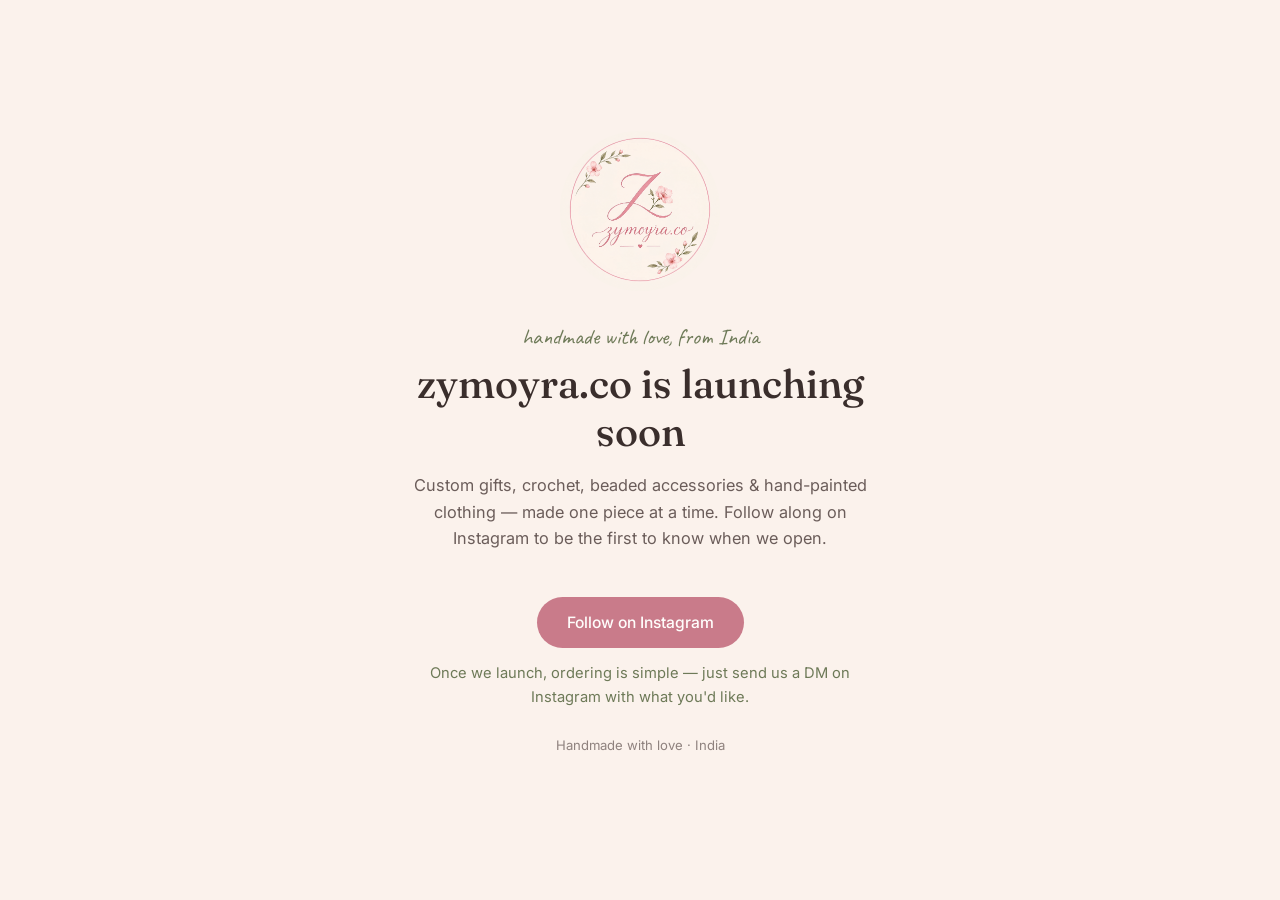
<file: index.html>
<!DOCTYPE html>
<html lang="en">

<head>
  <meta charset="UTF-8">
  <meta name="viewport" content="width=device-width, initial-scale=1.0">
  <title>zymoyra.co — launching soon</title>
  <link rel="preconnect" href="https://fonts.googleapis.com">
  <link rel="preconnect" href="https://fonts.gstatic.com" crossorigin>
  <link
    href="https://fonts.googleapis.com/css2?family=Fraunces:ital,opsz,wght@0,9..144,500;1,9..144,500&family=Caveat:wght@500;700&family=Inter:wght@400;500&display=swap"
    rel="stylesheet">
  <link rel="stylesheet" href="coming-soon.css">
  <link rel="icon" type="image/png" href="logo.png">
</head>

<body>

  <div class="wrap">
    <div class="logo-mark">
      <img src="logo.png" alt="zymoyra.co logo">
    </div>

    <span class="kicker">handmade with love, from India</span>
    <h1>zymoyra.co is launching soon</h1>
    <p class="tagline">Custom gifts, crochet, beaded accessories &amp; hand-painted clothing — made one piece at a time.
      Follow along on Instagram to be the first to know when we open.</p>

    <a class="insta-btn" href="https://instagram.com/zymoyra.co" target="_blank" rel="noopener">Follow on Instagram</a>
    <p class="order-note">Once we launch, ordering is simple — just send us a DM on Instagram with what you'd like.</p>
    <p class="fine">Handmade with love · India</p>
  </div>

</body>

</html>
</file>
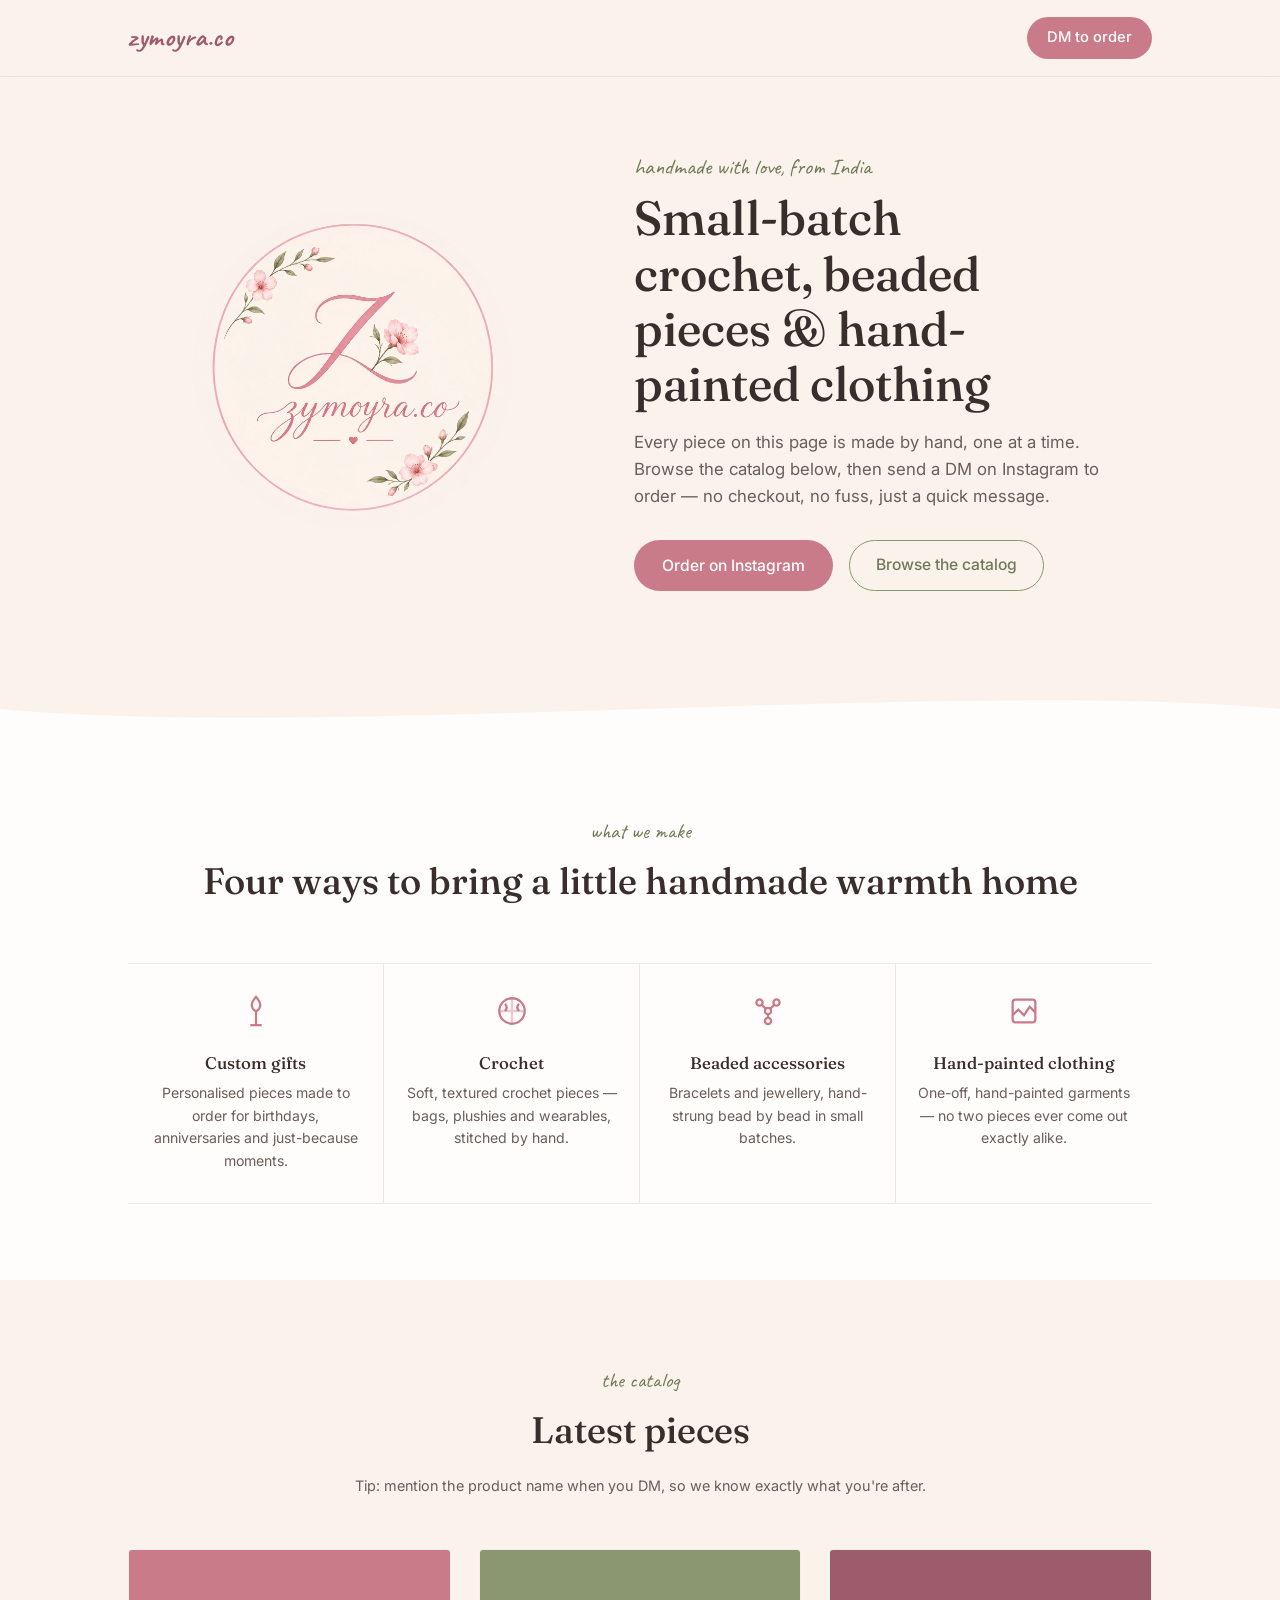
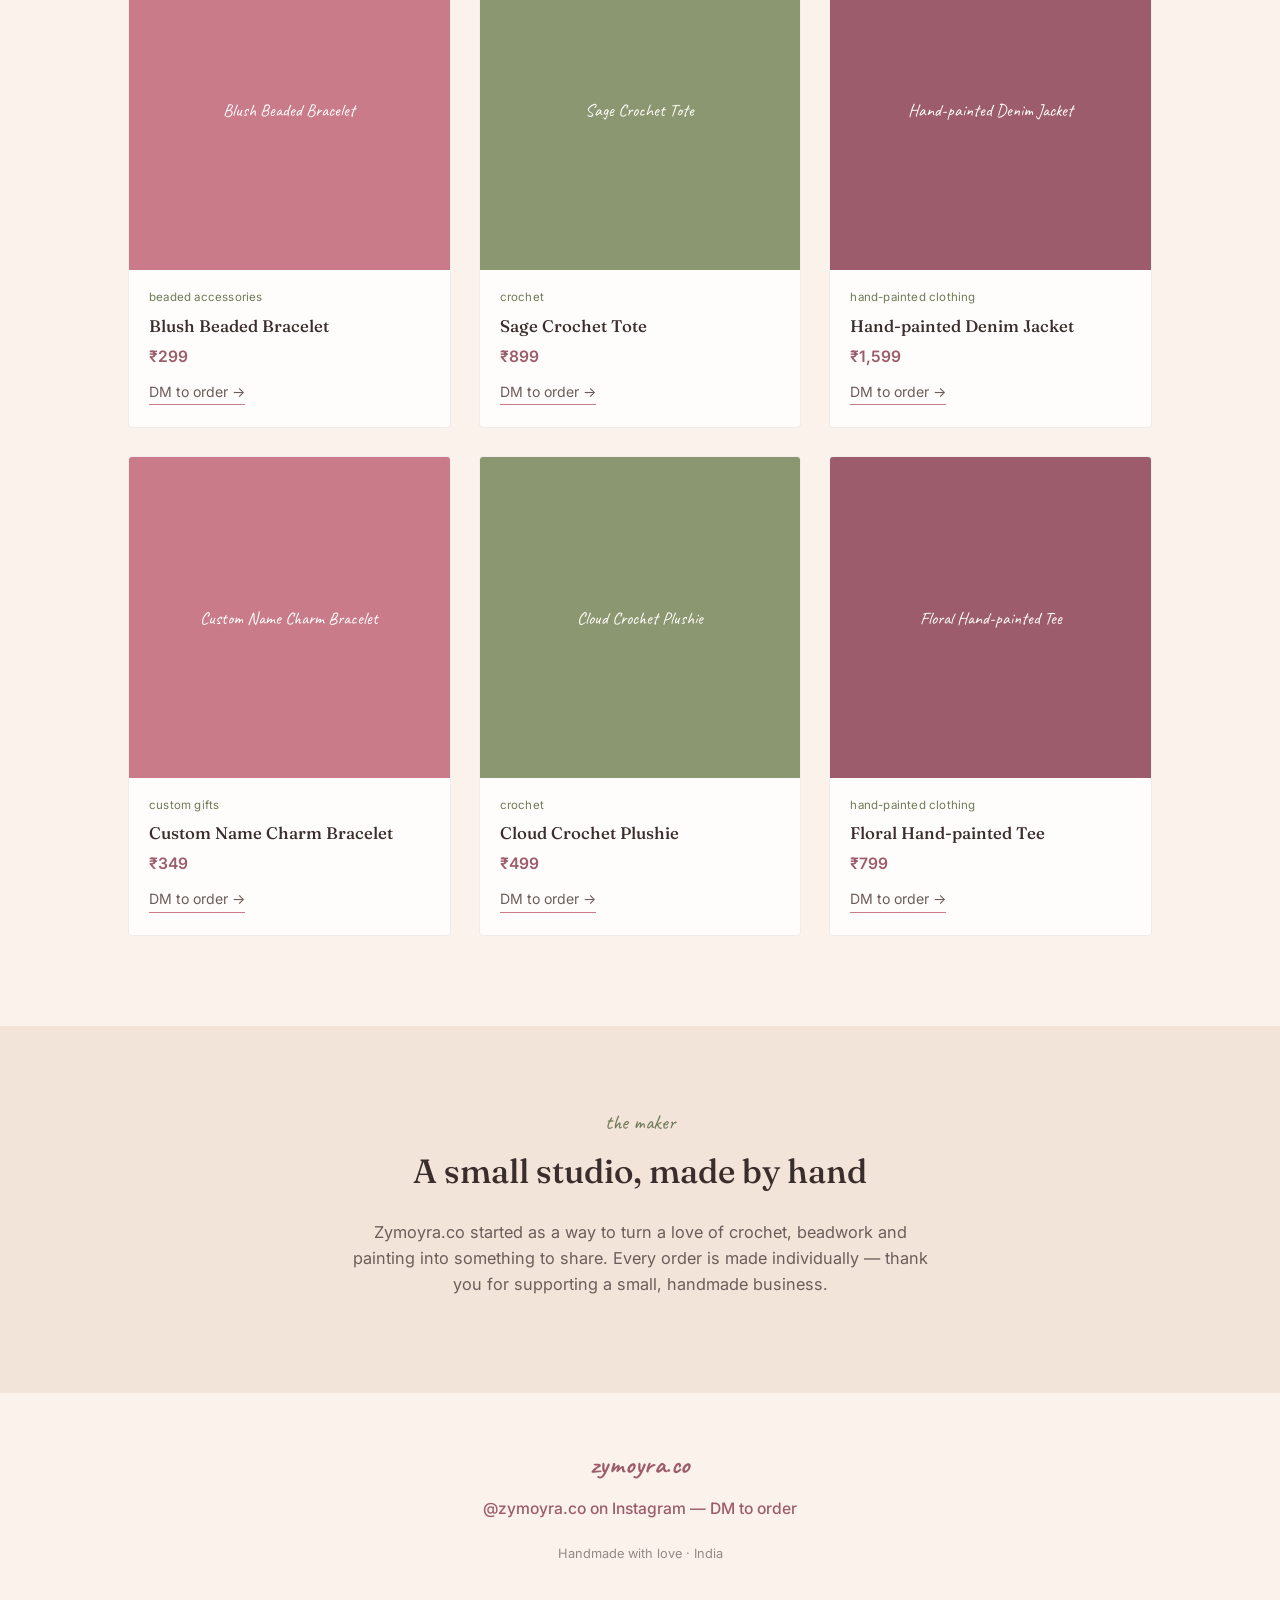
<file: after_launch.html>
<!DOCTYPE html>
<html lang="en">

<head>
  <meta charset="UTF-8">
  <meta name="viewport" content="width=device-width, initial-scale=1.0">
  <title>zymoyra.co — handmade with love</title>
  <link rel="preconnect" href="https://fonts.googleapis.com">
  <link rel="preconnect" href="https://fonts.gstatic.com" crossorigin>
  <link
    href="https://fonts.googleapis.com/css2?family=Fraunces:ital,opsz,wght@0,9..144,400;0,9..144,500;0,9..144,600;1,9..144,500&family=Caveat:wght@500;700&family=Inter:wght@400;500;600&display=swap"
    rel="stylesheet">
  <link rel="stylesheet" href="styles.css">
  <link rel="icon" type="image/png" href="logo.png">
</head>

<body>

  <nav>
    <div class="nav-inner">
      <a href="#top" class="brand">zymoyra.co</a>
      <a class="nav-cta" href="https://instagram.com/zymoyra.co" target="_blank" rel="noopener">DM to order</a>
    </div>
  </nav>

  <header class="hero" id="top">
    <div class="wrap hero-grid">
      <div class="hero-mark">
        <img src="logo.png" alt="zymoyra.co logo">
      </div>
      <div class="hero-text">
        <span class="kicker">handmade with love, from India</span>
        <h1>Small-batch crochet, beaded pieces &amp; hand-painted clothing</h1>
        <p>Every piece on this page is made by hand, one at a time. Browse the catalog below, then send a DM on
          Instagram to order — no checkout, no fuss, just a quick message.</p>
        <div class="hero-actions">
          <a class="btn-primary" href="https://instagram.com/zymoyra.co" target="_blank" rel="noopener">Order on
            Instagram</a>
          <a class="btn-ghost" href="#gallery">Browse the catalog</a>
        </div>
      </div>
    </div>
  </header>

  <svg class="divider" viewBox="0 0 1200 60" preserveAspectRatio="none" xmlns="http://www.w3.org/2000/svg">
    <path d="M0,30 C300,60 900,0 1200,30 L1200,60 L0,60 Z" fill="var(--white)" />
  </svg>

  <section class="categories">
    <div class="wrap">
      <div class="section-head">
        <span class="kicker">what we make</span>
        <h2>Four ways to bring a little handmade warmth home</h2>
      </div>
      <div class="cat-list">
        <a class="cat-item" href="#gallery">
          <svg viewBox="0 0 24 24" fill="none" stroke="currentColor" stroke-width="1.6">
            <path d="M12 2c-1.5 2-3 3.2-3 5.5S10.5 12 12 12s3-2.2 3-4.5S13.5 4 12 2Z" />
            <path d="M12 12v10" />
            <path d="M8 22h8" />
          </svg>
          <h3>Custom gifts</h3>
          <p>Personalised pieces made to order for birthdays, anniversaries and just-because moments.</p>
        </a>
        <a class="cat-item" href="#gallery">
          <svg viewBox="0 0 24 24" fill="none" stroke="currentColor" stroke-width="1.6">
            <circle cx="12" cy="12" r="9" />
            <path d="M12 3v18M3 12h18" opacity="0.4" />
            <path d="M7 7c1.5 1.5 1.5 3.5 0 5M17 7c-1.5 1.5-1.5 3.5 0 5" />
          </svg>
          <h3>Crochet</h3>
          <p>Soft, textured crochet pieces — bags, plushies and wearables, stitched by hand.</p>
        </a>
        <a class="cat-item" href="#gallery">
          <svg viewBox="0 0 24 24" fill="none" stroke="currentColor" stroke-width="1.6">
            <circle cx="6" cy="6" r="2.2" />
            <circle cx="12" cy="12" r="2.2" />
            <circle cx="18" cy="6" r="2.2" />
            <circle cx="12" cy="19" r="2.2" />
            <path d="M7.5 7.5L10.5 10.5M13.5 10.5L16.5 7.5M12 14.2V16.8" />
          </svg>
          <h3>Beaded accessories</h3>
          <p>Bracelets and jewellery, hand-strung bead by bead in small batches.</p>
        </a>
        <a class="cat-item" href="#gallery">
          <svg viewBox="0 0 24 24" fill="none" stroke="currentColor" stroke-width="1.6">
            <rect x="4" y="4" width="16" height="16" rx="2" />
            <path d="M4 15l4-4 4 4 4-6 4 4" />
          </svg>
          <h3>Hand-painted clothing</h3>
          <p>One-off, hand-painted garments — no two pieces ever come out exactly alike.</p>
        </a>
      </div>
    </div>
  </section>

  <section class="gallery" id="gallery">
    <div class="wrap">
      <div class="section-head">
        <span class="kicker">the catalog</span>
        <h2>Latest pieces</h2>
        <p class="gallery-tip">Tip: mention the product name when you DM, so we know exactly what you're after.</p>
      </div>
      <div class="gallery-grid" id="gallery-grid"></div>
    </div>
  </section>

  <section class="about">
    <div class="wrap about-inner">
      <span class="kicker">the maker</span>
      <h2>A small studio, made by hand</h2>
      <p>Zymoyra.co started as a way to turn a love of crochet, beadwork and painting into something to share. Every
        order is made individually — thank you for supporting a small, handmade business.</p>
    </div>
  </section>

  <footer>
    <div class="wrap">
      <span class="brand script">zymoyra.co</span>
      <a class="insta" href="https://instagram.com/zymoyra.co" target="_blank" rel="noopener">@zymoyra.co on Instagram —
        DM to order</a>
      <p class="fine">Handmade with love · India</p>
    </div>
  </footer>

  <script src="script.js"></script>
</body>

</html>
</file>
<file: coming-soon.css>
:root {
  --cream: #FBF2EC;
  --cream-deep: #F3E4DA;
  --rose: #C97B8A;
  --rose-deep: #9C5C6B;
  --sage: #8A9770;
  --sage-deep: #6E7A58;
  --ink: #3A2E2C;
  --ink-soft: #6B5D5A;
  --white: #FFFDFB;
}

* {
  box-sizing: border-box;
}

body {
  margin: 0;
  min-height: 100vh;
  display: flex;
  align-items: center;
  justify-content: center;
  background: var(--cream);
  color: var(--ink);
  font-family: 'Inter', sans-serif;
  line-height: 1.6;
  -webkit-font-smoothing: antialiased;
  text-align: center;
  padding: 24px;
}

.wrap {
  max-width: 480px;
}

h1,
h2 {
  font-family: 'Fraunces', serif;
  font-weight: 500;
  margin: 0;
  color: var(--ink);
}

.script {
  font-family: 'Caveat', cursive;
  font-weight: 700;
}

.logo-mark {
  width: 160px;
  margin: 0 auto 28px;
}

.logo-mark img {
  width: 100%;
  height: auto;
  border-radius: 50%;
  display: block;
}

.logo-placeholder {
  width: 100%;
  aspect-ratio: 1 / 1;
  border-radius: 50%;
  background: var(--white);
  border: 2px dashed var(--rose);
  display: flex;
  align-items: center;
  justify-content: center;
  text-align: center;
  padding: 18px;
  font-family: 'Caveat', cursive;
  font-size: 1rem;
  color: var(--rose-deep);
}

.kicker {
  font-family: 'Caveat', cursive;
  font-size: 1.4rem;
  color: var(--sage-deep);
  display: block;
  margin-bottom: 6px;
}

h1 {
  font-size: clamp(1.9rem, 5vw, 2.5rem);
  line-height: 1.2;
}

.tagline {
  margin-top: 16px;
  color: var(--ink-soft);
  font-size: 1.02rem;
}

.insta-btn {
  display: inline-block;
  margin-top: 30px;
  background: var(--rose);
  color: var(--white);
  padding: 13px 30px;
  border-radius: 100px;
  text-decoration: none;
  font-weight: 500;
  font-size: 0.98rem;
  transition: background 0.2s ease, transform 0.2s ease;
}

.insta-btn:hover {
  background: var(--rose-deep);
  transform: translateY(-1px);
}

.fine {
  margin-top: 26px;
  font-size: 0.82rem;
  color: var(--ink-soft);
  opacity: 0.75;
}

@media (prefers-reduced-motion: reduce) {
  * {
    transition: none !important;
  }
}

.order-note {
  margin-top: 14px;
  font-size: 0.92rem;
  color: var(--sage-deep);
}
</file>
<file: styles.css>
:root {
  --cream: #FBF2EC;
  --cream-deep: #F3E4DA;
  --rose: #C97B8A;
  --rose-deep: #9C5C6B;
  --sage: #8A9770;
  --sage-deep: #6E7A58;
  --ink: #3A2E2C;
  --ink-soft: #6B5D5A;
  --white: #FFFDFB;
  --max-w: 1080px;
}

* {
  box-sizing: border-box;
}

html {
  scroll-behavior: smooth;
}

body {
  margin: 0;
  background: var(--cream);
  color: var(--ink);
  font-family: 'Inter', sans-serif;
  line-height: 1.6;
  -webkit-font-smoothing: antialiased;
}

img {
  max-width: 100%;
  display: block;
}

a {
  color: inherit;
}

h1,
h2,
h3 {
  font-family: 'Fraunces', serif;
  font-weight: 500;
  margin: 0;
  color: var(--ink);
}

.script {
  font-family: 'Caveat', cursive;
  font-weight: 700;
}

.wrap {
  max-width: var(--max-w);
  margin: 0 auto;
  padding: 0 28px;
}

/* ---------- NAV ---------- */
nav {
  position: sticky;
  top: 0;
  z-index: 50;
  background: rgba(251, 242, 236, 0.92);
  backdrop-filter: blur(6px);
  border-bottom: 1px solid rgba(58, 46, 44, 0.08);
}

.nav-inner {
  display: flex;
  align-items: center;
  justify-content: space-between;
  padding: 16px 28px;
  max-width: var(--max-w);
  margin: 0 auto;
}

.brand {
  font-family: 'Caveat', cursive;
  font-weight: 700;
  font-size: 1.7rem;
  color: var(--rose-deep);
  text-decoration: none;
  letter-spacing: 0.5px;
}

.nav-cta {
  display: inline-flex;
  align-items: center;
  gap: 8px;
  background: var(--rose);
  color: var(--white);
  padding: 9px 20px;
  border-radius: 100px;
  text-decoration: none;
  font-size: 0.92rem;
  font-weight: 500;
  transition: background 0.2s ease;
}

.nav-cta:hover {
  background: var(--rose-deep);
}

/* ---------- HERO ---------- */
.hero {
  padding: 72px 0 88px;
}

.hero-grid {
  display: grid;
  grid-template-columns: 1fr 1.15fr;
  gap: 56px;
  align-items: center;
}

.hero-mark {
  position: relative;
  width: 100%;
  max-width: 320px;
  margin: 0 auto;
}

.hero-mark img {
  width: 100%;
  height: auto;
  border-radius: 50%;
}

.logo-placeholder {
  width: 100%;
  aspect-ratio: 1 / 1;
  border-radius: 50%;
  background: var(--white);
  border: 2px dashed var(--rose);
  display: flex;
  align-items: center;
  justify-content: center;
  text-align: center;
  padding: 24px;
  font-family: 'Caveat', cursive;
  font-size: 1.2rem;
  color: var(--rose-deep);
}

.hero-text .kicker {
  font-family: 'Caveat', cursive;
  font-size: 1.4rem;
  color: var(--sage-deep);
  margin-bottom: 6px;
  display: block;
}

.hero-text h1 {
  font-size: clamp(2.1rem, 4vw, 3rem);
  line-height: 1.15;
  max-width: 14ch;
}

.hero-text p {
  margin-top: 18px;
  color: var(--ink-soft);
  max-width: 46ch;
  font-size: 1.05rem;
}

.hero-actions {
  margin-top: 30px;
  display: flex;
  gap: 16px;
  flex-wrap: wrap;
}

.hero-fineprint {
  margin-top: 18px;
  font-size: 0.85rem;
  color: var(--ink-soft);
  opacity: 0.85;
}

.btn-primary {
  background: var(--rose);
  color: var(--white);
  padding: 13px 28px;
  border-radius: 100px;
  text-decoration: none;
  font-weight: 500;
  font-size: 0.98rem;
  transition: background 0.2s ease, transform 0.2s ease;
  display: inline-block;
}

.btn-primary:hover {
  background: var(--rose-deep);
  transform: translateY(-1px);
}

.btn-ghost {
  border: 1.5px solid var(--sage);
  color: var(--sage-deep);
  padding: 11.5px 26px;
  border-radius: 100px;
  text-decoration: none;
  font-weight: 500;
  font-size: 0.98rem;
  transition: background 0.2s ease;
}

.btn-ghost:hover {
  background: rgba(138, 151, 112, 0.1);
}

/* ---------- DIVIDER ---------- */
.divider {
  width: 100%;
  height: 60px;
  display: block;
}

/* ---------- CATEGORIES ---------- */
.categories {
  background: var(--white);
  padding: 76px 0;
}

.section-head {
  text-align: center;
  margin-bottom: 52px;
}

.section-head .kicker {
  font-family: 'Caveat', cursive;
  font-size: 1.3rem;
  color: var(--sage-deep);
}

.section-head h2 {
  font-size: clamp(1.7rem, 3vw, 2.3rem);
  margin-top: 4px;
}

.gallery-tip {
  margin-top: 14px;
  font-size: 0.9rem;
  color: var(--ink-soft);
}

.cat-list {
  display: grid;
  grid-template-columns: repeat(4, 1fr);
  gap: 0;
  border-top: 1px solid rgba(58, 46, 44, 0.1);
}

.cat-item {
  padding: 30px 20px;
  border-right: 1px solid rgba(58, 46, 44, 0.1);
  border-bottom: 1px solid rgba(58, 46, 44, 0.1);
  text-align: center;
  text-decoration: none;
  color: inherit;
  display: block;
  transition: background 0.2s ease;
}

.cat-item:last-child {
  border-right: none;
}

.cat-item:hover {
  background: rgba(201, 123, 138, 0.06);
}

.cat-item svg {
  width: 34px;
  height: 34px;
  margin: 0 auto 14px;
  color: var(--rose);
}

.cat-item h3 {
  font-size: 1.05rem;
  margin-bottom: 6px;
}

.cat-item p {
  font-size: 0.88rem;
  color: var(--ink-soft);
  margin: 0;
}

/* ---------- GALLERY ---------- */
.gallery {
  padding: 84px 0 90px;
}

.gallery-grid {
  display: grid;
  grid-template-columns: repeat(3, 1fr);
  gap: 28px;
  margin-top: 44px;
}

.product-card {
  background: var(--white);
  border-radius: 4px;
  overflow: hidden;
  border: 1px solid rgba(58, 46, 44, 0.08);
}

.product-img {
  aspect-ratio: 1 / 1;
  width: 100%;
  display: flex;
  align-items: center;
  justify-content: center;
  color: var(--white);
  font-family: 'Caveat', cursive;
  font-size: 1.1rem;
  text-align: center;
  padding: 16px;
}

.product-body {
  padding: 18px 20px 22px;
}

.product-body .cat-tag {
  font-size: 0.72rem;
  text-transform: lowercase;
  color: var(--sage-deep);
  letter-spacing: 0.2px;
  margin-bottom: 6px;
  display: block;
}

.product-body h3 {
  font-size: 1.05rem;
  margin-bottom: 4px;
}

.product-body .price {
  color: var(--rose-deep);
  font-weight: 600;
  font-size: 0.98rem;
}

.product-body .order-link {
  display: inline-block;
  margin-top: 12px;
  font-size: 0.88rem;
  color: var(--ink-soft);
  text-decoration: none;
  border-bottom: 1px solid var(--rose);
  padding-bottom: 1px;
}

.product-body .order-link:hover {
  color: var(--rose-deep);
}

/* ---------- ABOUT ---------- */
.about {
  background: var(--cream-deep);
  padding: 80px 0;
}

.about-inner {
  max-width: 640px;
  margin: 0 auto;
  text-align: center;
}

.about-inner .kicker {
  font-family: 'Caveat', cursive;
  font-size: 1.3rem;
  color: var(--sage-deep);
}

.about-inner h2 {
  font-size: clamp(1.6rem, 3vw, 2.1rem);
  margin: 6px 0 20px;
}

.about-inner p {
  color: var(--ink-soft);
  font-size: 1.02rem;
}

/* ---------- FOOTER ---------- */
footer {
  padding: 52px 0 40px;
  text-align: center;
}

footer .brand {
  display: block;
  margin-bottom: 10px;
  font-size: 1.6rem;
}

footer .insta {
  color: var(--rose-deep);
  text-decoration: none;
  font-weight: 500;
  font-size: 0.98rem;
}

footer .fine {
  margin-top: 22px;
  font-size: 0.8rem;
  color: var(--ink-soft);
  opacity: 0.7;
}

/* ---------- RESPONSIVE ---------- */
@media (max-width: 820px) {
  .hero-grid {
    grid-template-columns: 1fr;
    text-align: center;
  }

  .hero-text p {
    margin-left: auto;
    margin-right: auto;
  }

  .hero-actions {
    justify-content: center;
  }

  .cat-list {
    grid-template-columns: repeat(2, 1fr);
  }

  .cat-item:nth-child(2n) {
    border-right: none;
  }

  .gallery-grid {
    grid-template-columns: repeat(2, 1fr);
  }
}

@media (max-width: 520px) {
  .gallery-grid {
    grid-template-columns: 1fr;
  }

  .cat-list {
    grid-template-columns: 1fr;
  }

  .cat-item {
    border-right: none;
  }

  .nav-inner {
    padding: 14px 20px;
  }
}

@media (prefers-reduced-motion: reduce) {
  html {
    scroll-behavior: auto;
  }

  * {
    transition: none !important;
  }
}
</file>
